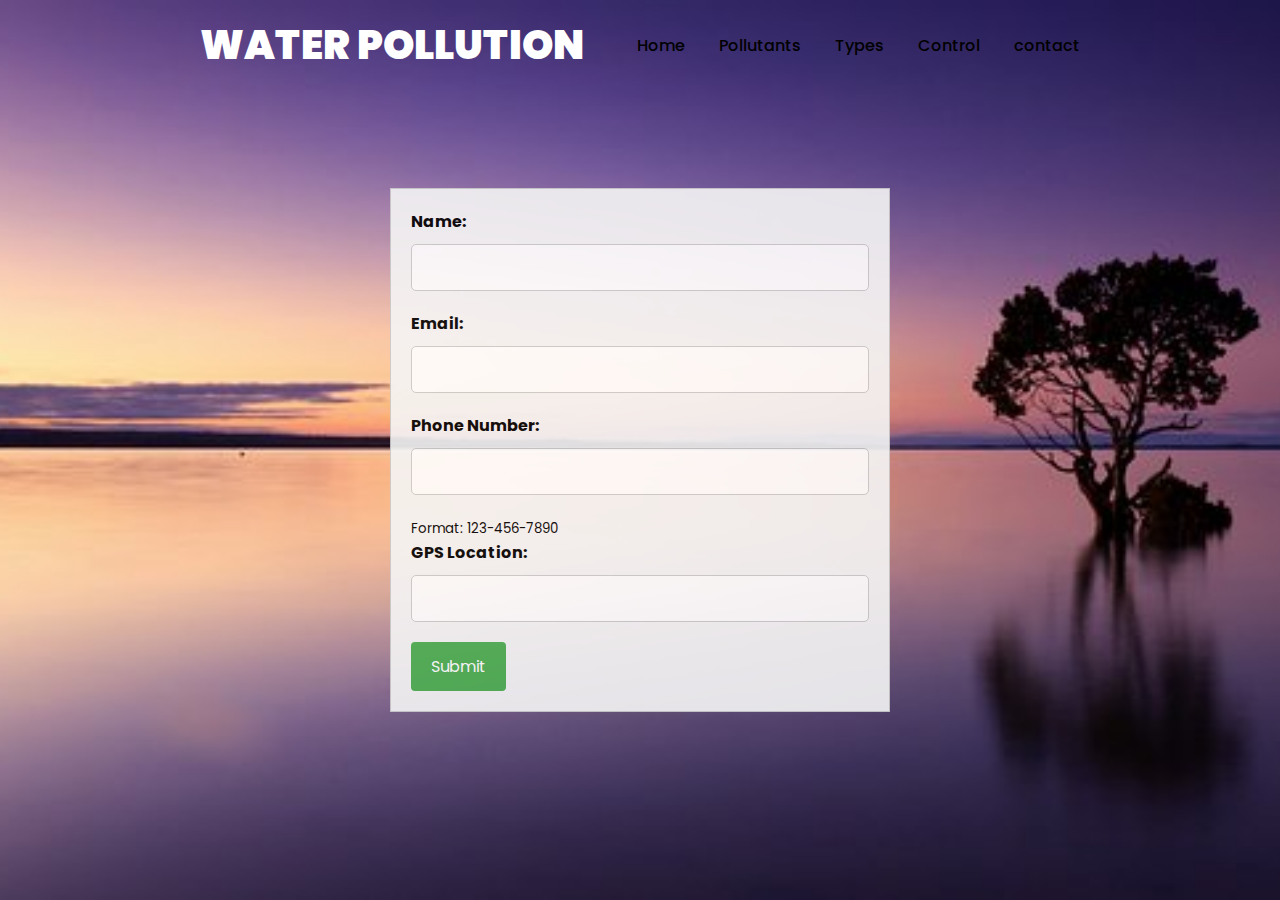
<file: contact.html>
<!DOCTYPE html>
<html>
<head>
	<title>Contact Us</title>
    <link rel="stylesheet" href="contactstyle.css">
	<style>
		body {
			background-image: url('contactbackground.jpg');
			background-size: cover;
			background-position: center;
		}
		form {
			margin: 20px auto;
			padding: 20px;
			border: 1px solid #ccc;
			max-width: 500px;
			background-color: #f5f5f5;
			opacity: 0.9; /* to make the form semi-transparent */
		}
		label {
			display: block;
			margin-bottom: 10px;
			font-weight: bold;
		}
		input[type="text"], input[type="email"], input[type="tel"] {
			width: 100%;
			padding: 10px;
			margin-bottom: 20px;
			border: 1px solid #ccc;
			border-radius: 5px;
			box-sizing: border-box;
			font-size: 16px;
		}
		input[type="submit"] {
			background-color: #4CAF50;
			color: white;
			padding: 12px 20px;
			border: none;
			border-radius: 4px;
			cursor: pointer;
			font-size: 16px;
		}
		input[type="submit"]:hover {
			background-color: #45a049;
		}
	</style>
</head>
<body>
    <header>
        <a href="#" class="brand">WATER pollution</a>
        <div class ="navigation">
            <div class="navigation-items">
                <a href="index.html">Home</a>
                <a href="#">Pollutants</a>
                <a href="#">Types</a>
                <a href="#">Control</a>
                <a href="contact.html">contact</a>
            </div>
        </div>
    </header>
	<section class="home">
        <form action="#" method="post">
            <label for="name">Name:</label>
            <input type="text" id="name" name="name" required>
    
            <label for="email">Email:</label>
            <input type="email" id="email" name="email" required>
    
            <label for="phone">Phone Number:</label>
            <input type="tel" id="phone" name="phone" pattern="[0-9]{10}" required>
            <small>Format: 123-456-7890</small>
    
            <label for="location">GPS Location:</label>
            <input type="text" id="location" name="location" required>
    
            <input type="submit" value="Submit">
        </form>
    </section>
</body>
</html>
</file>
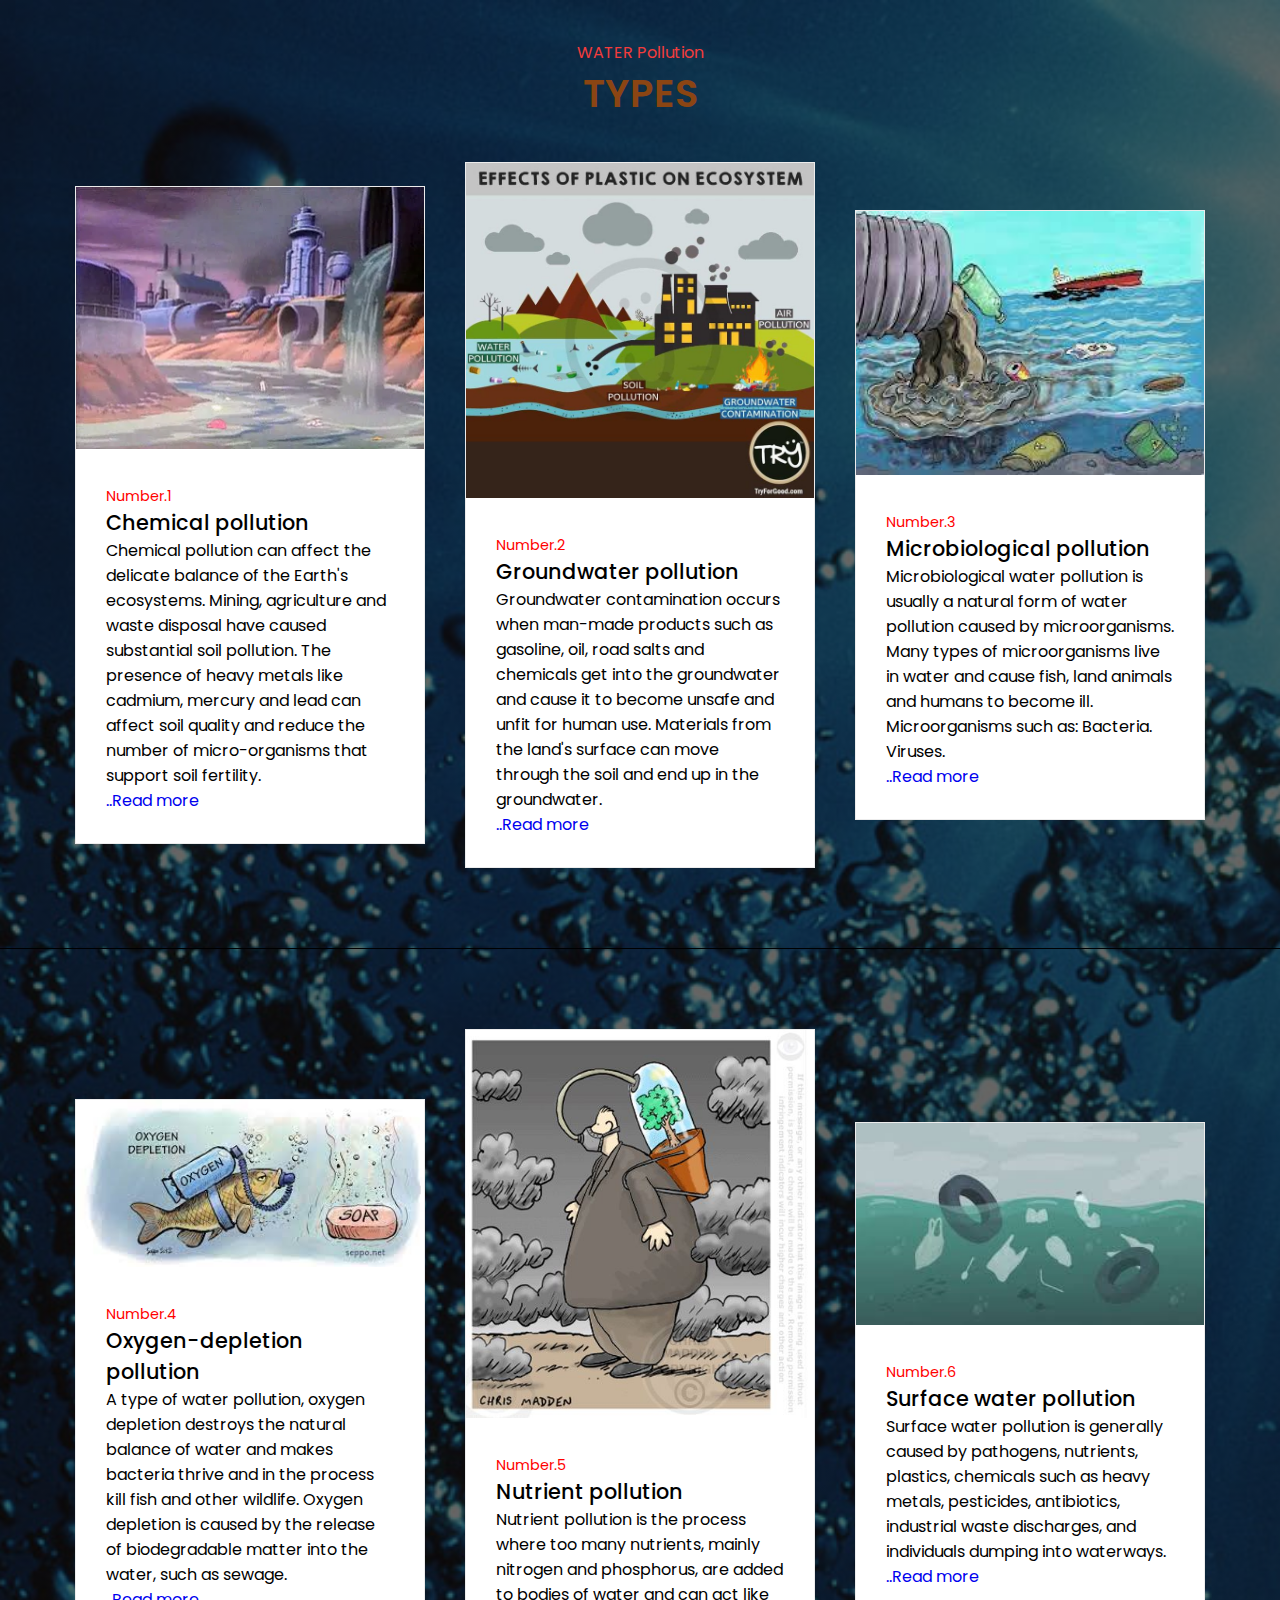
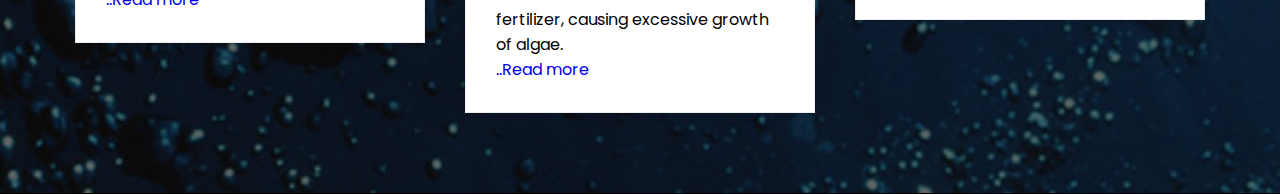
<file: home.html>
<!DOCTYPE html>
<html lang="en">
<head>
    <meta charset="UTF-8">
    <meta http-equiv="X-UA-Compatible" content="IE=edge">
    <meta name="viewport" content="width=device-width, initial-scale=1.0">
    <title>Types</title>
    <link rel="stylesheet" href="stylehome.css">
    <link rel="preconnect" href="https://fonts.googleapis.com">
<link rel="preconnect" href="https://fonts.gstatic.com" crossorigin>
<link href="https://fonts.googleapis.com/css2?family=Poppins:ital,wght@0,100;0,200;0,300;0,400;0,500;0,600;0,700;0,800;1,100;1,200;1,300;1,400;1,500;1,600;1,700;1,800;1,900&display=swap" rel="stylesheet">
</head>
<body>
    <section id="blog">
        <div class="blogheading">
            <span>WATER Pollution</span>
            <h3>TYPES</h3>
        </div>
        <div class="blog-container">
            <div class="blog-box">
                <div class="blog-image">
                    <img src="chemicalpollution.webp" alt="try again">
                </div>
                <div class="blog-text">
                    <span>Number.1</span>
                    <a href="#" class="blog-title">Chemical pollution</a>
                    <p>Chemical pollution can affect the delicate balance of the Earth's ecosystems. Mining, agriculture and waste disposal have caused substantial soil pollution. The presence of heavy metals like cadmium, mercury and lead can affect soil quality and reduce the number of micro-organisms that support soil fertility.</p>
                    <a href="#">..Read more</a>
                </div>
            </div>

            <div class="blog-box">
                <div class="blog-image">
                    <img src="groundwaterpollution.jpg" alt="try again">
                </div>
                <div class="blog-text">
                    <span>Number.2</span>
                    <a href="#" class="blog-title">Groundwater pollution</a>
                    <p>Groundwater contamination occurs when man-made products such as gasoline, oil, road salts and chemicals get into the groundwater and cause it to become unsafe and unfit for human use. Materials from the land's surface can move through the soil and end up in the groundwater.</p>
                    <a href="#">..Read more</a>
                </div>
            </div>

            <div class="blog-box">
                <div class="blog-image">
                    <img src="microbiological pollution.jpeg" alt="try again">
                </div>
                <div class="blog-text">
                    <span>Number.3</span>
                    <a href="#" class="blog-title">Microbiological pollution</a>
                    <p>Microbiological water pollution is usually a natural form of water pollution caused by microorganisms. Many types of microorganisms live in water and cause fish, land animals and humans to become ill. Microorganisms such as: Bacteria. Viruses. </p>
                    <a href="#">..Read more</a>
                </div>
            </div>
        </div>
    </section>
    <section id="blog">
        
        </div>
        <div class="blog-container">
            <div class="blog-box">
                <div class="blog-image">
                    <img src="Oxygen-depletion pollution.jpeg" alt="try again">
                </div>
                <div class="blog-text">
                    <span>Number.4</span>
                    <a href="#" class="blog-title">Oxygen-depletion pollution</a>
                    <p>A type of water pollution, oxygen depletion destroys the natural balance of water and makes bacteria thrive and in the process kill fish and other wildlife. Oxygen depletion is caused by the release of biodegradable matter into the water, such as sewage.</p>
                    <a href="#">..Read more</a>
                </div>
            </div>

            <div class="blog-box">
                <div class="blog-image">
                    <img src="Nutrient pollution.jpg" alt="try again">
                </div>
                <div class="blog-text">
                    <span>Number.5</span>
                    <a href="#" class="blog-title">Nutrient pollution</a>
                    <p>Nutrient pollution is the process where too many nutrients, mainly nitrogen and phosphorus, are added to bodies of water and can act like fertilizer, causing excessive growth of algae. </p>
                    <a href="#">..Read more</a>
                </div>
            </div>

            <div class="blog-box">
                <div class="blog-image">
                    <img src="Surface water pollution.jpeg" alt="try again">
                </div>
                <div class="blog-text">
                    <span>Number.6</span>
                    <a href="#" class="blog-title">Surface water pollution</a>
                    <p>Surface water pollution is generally caused by pathogens, nutrients, plastics, chemicals such as heavy metals, pesticides, antibiotics, industrial waste discharges, and individuals dumping into waterways.</p>
                    <a href="#">..Read more</a>
                </div>
            </div>
        
    </section>

    
</body>
</html>
</file>
<file: contactstyle.css>
@import url('https://fonts.googleapis.com/css2?family=Poppins:ital,wght@0,300;0,500;0,700;1,400&display=swap');

*{
    margin: 0;
    padding: 0;
    box-sizing: border-box;
    font-family: "poppins", sans-serif;
}
header{
    z-index: 999;
    position: absolute;
    top: 0;
    left: 0;
    width: 100%;
    display: flex;
    justify-content: space-between;
    align-items: center;
    padding: 15px 200px;
    transition: 0.5s ease;
}

header .brand{
    color: white;
    font-size: 2.5em;
    font-weight: 900;
    text-transform: uppercase;
    text-decoration: none;
}

header .navigation{
    position: relative;
}

header .navigation .navigation-items a{
    position: relative;
    color: black;
    font-size: 1em;
    font-weight: 500;
    text-decoration: none;
    margin-left: 30px;
    transition: 0.3s ease;
}

header .navigation .navigation-items a::before{
    content: '';
    position: absolute;
    background: #FE6244;
    width: 0;
    height: 3px;
    bottom: 0;
    left: 0;
    transition: 0.3s ease;
}

header .navigation .navigation-items a:hover:before{
    width: 100%;
}

section{
    padding: 100px 200px;
}

.home{
    position: relative;
    width: 100%;
    min-height: 100vh;
    display: flex;
    justify-content: center;
    flex-direction: column;
}
</file>
<file: stylehome.css>
*{
    margin: 0px;
    padding: 0px;
    font-family: poppins;
    box-sizing: border-box;
}

a{
    text-decoration: none;
}
ul{
    list-style: none;
}
body{
    margin: 0px;
    padding: 0px;
    font-family: poppins;
    background-image: linear-gradient(rgba(0,0,0,0.6),rgba(0,0,0,0.6)), url('home background.jpg');
    background-repeat: no-repeat;
    background-size: cover;
    background-position: center;
}
#blog{
    display: flex;
    justify-content: center;
    align-items: center;
    flex-direction: column;
    padding: 40px;
    border-bottom: 1px solid rgba(0,0,0.5);
}
.blogheading{
    display: flex;
    justify-content: center;
    align-items: center;
    flex-direction: column;
}
.blogheading span{
    color: #f33c3c;
}
.blogheading h3{
    font-size: 2.4rem;
    color: saddlebrown;
    font-weight: 600;
}
.blog-container{
    display: flex;
    justify-content: center;
    align-items: center;
    margin: 20px 0px;
    flex-wrap: wrap;
}
.blog-box{
    width: 350px;
    background-color: #ffffff;
    border: 1px solid #ececec;
    margin: 20px;
}
.blog-image{
    width: 100%;
    height: auto;
}
.blog-image img{
    width: 100%;
    height: 100%;
    object-fit: cover;
    object-position: center;
}
.blog-text{
    padding: 30px;
    display: flex;
    flex-direction: column;
}
.blog-text span{
    color: red;
    font-size: 0.9rem;
}
.blog-text .blog-title{
    font-size: 1.3rem;
    font-weight: 500;
    color: black;
}
.blog-text .blog-title:hover{
    color: gold;
    transition: all ease 0.3;
}
.blog-textp{
    color: #9b9b9b;
    font-size: 0.9rem;
    display: -webkit-box;
    -webkit-line-clamp: vertical;
    overflow: hidden;
    text-overflow: ellipsis;
    margin: 20px 0px;
}
.blog-text a:hover{
    color: black;
}
.blog-text a:hover{
    color: #f33c3c;
    transition: all ease 0.3s;
}
</file>
